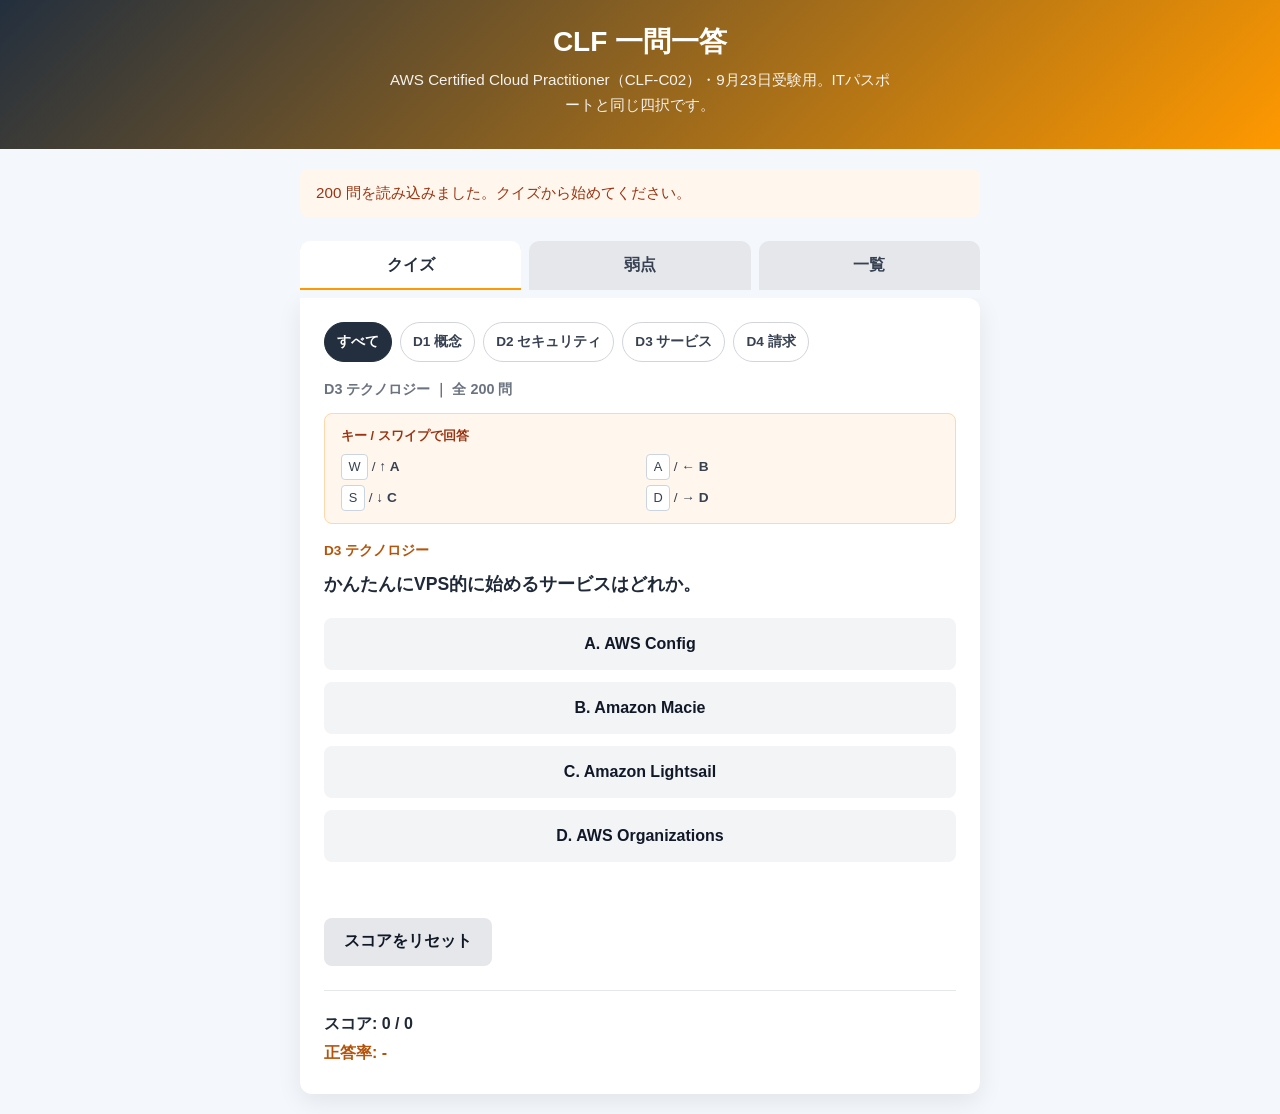
<file: app/clf/index.html>
<!DOCTYPE html>
<html lang="ja">
<head>
  <meta charset="UTF-8">
  <meta name="viewport" content="width=device-width, initial-scale=1.0, viewport-fit=cover">
  <meta name="theme-color" content="#232F3E">
  <meta name="apple-mobile-web-app-capable" content="yes">
  <meta name="apple-mobile-web-app-title" content="CLF一問一答">
  <meta name="mobile-web-app-capable" content="yes">
  <link rel="manifest" href="manifest.webmanifest">
  <title>CLF 一問一答</title>
  <link rel="stylesheet" href="style.css?v=2">
</head>
<body>
  <header class="header">
    <h1>CLF 一問一答</h1>
    <p>AWS Certified Cloud Practitioner（CLF-C02）・9月23日受験用。ITパスポートと同じ四択です。</p>
  </header>

  <main class="container">
    <p id="status-message" class="status-message" aria-live="polite"></p>

    <nav class="tabs">
      <button type="button" class="tab active" id="tab-quiz" data-tab="quiz">クイズ</button>
      <button type="button" class="tab" id="tab-wrong" data-tab="wrong">弱点</button>
      <button type="button" class="tab" id="tab-list" data-tab="list">一覧</button>
    </nav>

    <section id="quiz-section" class="panel active">
      <div class="filter-row" role="group" aria-label="ドメイン">
        <button type="button" class="chip active" data-domain="ALL">すべて</button>
        <button type="button" class="chip" data-domain="D1">D1 概念</button>
        <button type="button" class="chip" data-domain="D2">D2 セキュリティ</button>
        <button type="button" class="chip" data-domain="D3">D3 サービス</button>
        <button type="button" class="chip" data-domain="D4">D4 請求</button>
      </div>

      <div id="quiz-card" class="quiz-card">
        <p id="quiz-progress" class="quiz-progress">0 / 0</p>

        <div class="control-hint" aria-label="操作ヒント">
          <p class="control-hint-title">キー / スワイプで回答</p>
          <div class="control-hint-grid">
            <span><kbd>W</kbd> / ↑ <strong>A</strong></span>
            <span><kbd>A</kbd> / ← <strong>B</strong></span>
            <span><kbd>S</kbd> / ↓ <strong>C</strong></span>
            <span><kbd>D</kbd> / → <strong>D</strong></span>
          </div>
        </div>

        <p class="quiz-label" id="quiz-domain-label">問題</p>
        <p id="quiz-body" class="quiz-body"></p>

        <div id="quiz-choices" class="quiz-choices">
          <button type="button" class="btn choice-btn" id="choice-btn-a" data-choice="A">A</button>
          <button type="button" class="btn choice-btn" id="choice-btn-b" data-choice="B">B</button>
          <button type="button" class="btn choice-btn" id="choice-btn-c" data-choice="C">C</button>
          <button type="button" class="btn choice-btn" id="choice-btn-d" data-choice="D">D</button>
        </div>

        <p id="swipe-feedback" class="swipe-feedback" aria-live="polite"></p>
        <p id="quiz-result" class="quiz-result"></p>
        <p id="quiz-explain" class="quiz-explain hidden"></p>

        <div class="quiz-actions">
          <button type="button" class="btn btn-primary hidden" id="next-btn">次の問題へ</button>
          <button type="button" class="btn btn-secondary" id="reset-score-btn">スコアをリセット</button>
        </div>
      </div>

      <p id="quiz-empty" class="empty-text hidden">この条件の問題がありません。</p>

      <div class="score-panel">
        <p id="score" class="score">スコア: 0 / 0</p>
        <p id="accuracy" class="accuracy">正答率: -</p>
      </div>
    </section>

    <section id="wrong-section" class="panel">
      <h2>間違えた問題</h2>
      <p class="ai-lead">不正解になった問題だけを繰り返します。消すと最初からになります。</p>
      <div class="form-actions">
        <button type="button" class="btn btn-primary" id="retry-wrong-btn">弱点だけ解く</button>
        <button type="button" class="btn btn-secondary" id="clear-wrong-btn">弱点をクリア</button>
      </div>
      <ul id="wrong-list" class="question-list"></ul>
      <p id="wrong-empty" class="empty-text">まだ間違えた問題はありません。</p>
    </section>

    <section id="list-section" class="panel">
      <h2>問題一覧</h2>
      <p id="list-count" class="question-count">0 問</p>
      <ul id="question-list" class="question-list"></ul>
    </section>
  </main>

  <script src="questions.js"></script>
  <script src="app.js?v=2"></script>
</body>
</html>
</file>
<file: app/clf/style.css>
*,
*::before,
*::after {
  box-sizing: border-box;
}

html {
  -webkit-text-size-adjust: 100%;
  overscroll-behavior: none;
}

body {
  margin: 0;
  font-family: "Hiragino Sans", "Yu Gothic", sans-serif;
  background: #f4f7fb;
  color: #1f2937;
  line-height: 1.6;
  padding-bottom: env(safe-area-inset-bottom);
  overscroll-behavior: none;
}

body.is-swipe-lock {
  overflow: hidden;
  touch-action: none;
}

.header {
  background: linear-gradient(135deg, #232f3e, #ff9900);
  color: #fff;
  padding: 2rem 1.25rem;
  padding-top: calc(1.5rem + env(safe-area-inset-top));
  text-align: center;
}

.header h1 {
  margin: 0 0 0.5rem;
  font-size: 1.75rem;
  line-height: 1.3;
}

.header p {
  margin: 0 auto;
  max-width: 32rem;
  opacity: 0.92;
  font-size: 0.95rem;
}

.container {
  max-width: 720px;
  margin: 0 auto;
  padding: 1.25rem;
}

.status-message {
  min-height: 1.5rem;
  margin: 0 0 1rem;
  padding: 0.75rem 1rem;
  border-radius: 8px;
  font-size: 0.95rem;
  word-break: break-word;
}

.status-message.info {
  background: #fff7ed;
  color: #9a3412;
}

.status-message.success {
  background: #dcfce7;
  color: #166534;
}

.status-message.error {
  background: #fee2e2;
  color: #991b1b;
}

.tabs {
  display: flex;
  gap: 0.5rem;
  margin-bottom: 0;
  position: sticky;
  top: 0;
  z-index: 10;
  padding: 0.5rem 0;
  background: #f4f7fb;
}

.tab {
  flex: 1;
  min-height: 48px;
  padding: 0.85rem 1rem;
  border: none;
  border-radius: 10px 10px 0 0;
  background: #e5e7eb;
  color: #374151;
  font-size: 1rem;
  font-weight: 600;
  cursor: pointer;
  -webkit-tap-highlight-color: transparent;
}

.tab.active {
  background: #fff;
  color: #232f3e;
  box-shadow: 0 -2px 0 #ff9900 inset;
}

.panel {
  display: none;
  background: #fff;
  padding: 1.5rem;
  border-radius: 0 12px 12px 12px;
  box-shadow: 0 8px 24px rgba(15, 23, 42, 0.08);
}

.panel.active {
  display: block;
}

#quiz-section.panel.active {
  touch-action: none;
  overscroll-behavior: none;
}

.panel h2 {
  margin-top: 0;
}

.filter-row {
  display: flex;
  flex-wrap: wrap;
  gap: 0.5rem;
  margin-bottom: 1rem;
}

.chip {
  min-height: 40px;
  padding: 0.4rem 0.75rem;
  border: 1px solid #d1d5db;
  border-radius: 999px;
  background: #fff;
  color: #374151;
  font-size: 0.85rem;
  font-weight: 700;
  cursor: pointer;
}

.chip.active {
  background: #232f3e;
  border-color: #232f3e;
  color: #fff;
}

.ai-lead {
  margin: 0 0 1.25rem;
  color: #4b5563;
  font-size: 0.95rem;
}

.btn {
  display: inline-flex;
  align-items: center;
  justify-content: center;
  min-height: 48px;
  padding: 0.75rem 1.25rem;
  border: none;
  border-radius: 8px;
  font-size: 1rem;
  font-weight: 600;
  cursor: pointer;
  -webkit-tap-highlight-color: transparent;
}

.btn-primary {
  background: #ff9900;
  color: #232f3e;
}

.btn-primary:hover {
  background: #e88b00;
}

.btn-secondary {
  background: #e5e7eb;
  color: #111827;
}

.btn:disabled {
  opacity: 0.6;
  cursor: not-allowed;
}

.form-actions,
.quiz-actions {
  display: flex;
  flex-wrap: wrap;
  gap: 0.75rem;
  margin-top: 1rem;
}

.question-count {
  margin: 0 0 0.75rem;
  font-size: 0.9rem;
  color: #6b7280;
  font-weight: 600;
}

.question-list {
  list-style: none;
  margin: 0;
  padding: 0;
}

.question-item {
  padding: 1rem;
  margin-bottom: 0.75rem;
  background: #f9fafb;
  border: 1px solid #e5e7eb;
  border-radius: 8px;
}

.question-text {
  margin: 0 0 0.35rem;
  word-break: break-word;
}

.question-meta {
  margin: 0;
  font-size: 0.85rem;
  color: #6b7280;
}

.empty-text {
  color: #6b7280;
  font-size: 0.95rem;
}

.quiz-card {
  margin-bottom: 1rem;
  touch-action: none;
  overscroll-behavior: none;
}

.control-hint {
  margin-bottom: 1rem;
  padding: 0.75rem 1rem;
  background: #fff7ed;
  border: 1px solid #fed7aa;
  border-radius: 8px;
}

.control-hint-title {
  margin: 0 0 0.5rem;
  font-size: 0.8rem;
  font-weight: 700;
  color: #9a3412;
}

.control-hint-grid {
  display: grid;
  grid-template-columns: repeat(2, 1fr);
  gap: 0.35rem 0.75rem;
  font-size: 0.85rem;
  color: #374151;
}

.control-hint-grid kbd {
  display: inline-block;
  min-width: 1.5rem;
  padding: 0.1rem 0.4rem;
  border: 1px solid #cbd5e1;
  border-radius: 4px;
  background: #fff;
  font-family: inherit;
  font-size: 0.8rem;
  text-align: center;
}

.swipe-feedback {
  min-height: 0;
  margin: 0.5rem 0 0;
  font-size: 0.85rem;
  color: #6b7280;
  text-align: center;
}

.choice-btn.key-pressed,
.choice-btn.swipe-pressed {
  transform: scale(0.98);
  outline: 2px solid #ff9900;
  outline-offset: 2px;
}

.quiz-progress {
  margin: 0 0 0.75rem;
  font-size: 0.9rem;
  color: #6b7280;
  font-weight: 600;
}

.quiz-label {
  margin: 0 0 0.5rem;
  font-size: 0.85rem;
  font-weight: 700;
  color: #b45309;
}

.quiz-body {
  margin: 0 0 1.25rem;
  font-size: 1.1rem;
  font-weight: 600;
  word-break: break-word;
}

.quiz-choices {
  display: grid;
  gap: 0.75rem;
}

.choice-btn {
  width: 100%;
  min-height: 52px;
  text-align: left;
  background: #f3f4f6;
  color: #111827;
  white-space: normal;
  word-break: break-word;
  touch-action: none;
}

.choice-btn:hover:not(:disabled) {
  background: #e5e7eb;
}

.choice-btn.correct {
  background: #dcfce7;
  color: #166534;
}

.choice-btn.incorrect {
  background: #fee2e2;
  color: #991b1b;
}

.choice-btn:disabled {
  cursor: not-allowed;
  opacity: 0.9;
}

.quiz-result {
  min-height: 1.5rem;
  margin: 1rem 0 0.5rem;
  font-weight: 700;
  word-break: break-word;
}

.quiz-result.correct {
  color: #166534;
}

.quiz-result.incorrect {
  color: #991b1b;
}

.quiz-explain {
  margin: 0 0 0.5rem;
  padding: 0.85rem 1rem;
  background: #eff6ff;
  border: 1px solid #bfdbfe;
  border-radius: 8px;
  color: #1e3a8a;
  font-size: 0.95rem;
}

.score-panel {
  margin-top: 1.5rem;
  padding-top: 1rem;
  border-top: 1px solid #e5e7eb;
}

.score,
.accuracy {
  margin: 0.25rem 0;
  font-weight: 700;
}

.accuracy {
  color: #b45309;
}

.hidden {
  display: none;
}

@media (max-width: 768px) {
  .container {
    padding: 0.75rem;
  }

  .panel {
    padding: 1rem;
    border-radius: 0 10px 10px 10px;
  }
}

@media (max-width: 600px) {
  .header h1 {
    font-size: 1.35rem;
  }

  .tab {
    font-size: 0.85rem;
    padding: 0.75rem 0.35rem;
  }

  .form-actions .btn,
  .quiz-actions .btn {
    flex: 1 1 100%;
    width: 100%;
  }

  .quiz-body {
    font-size: 1rem;
  }

  .control-hint-grid {
    grid-template-columns: 1fr;
  }
}
</file>
